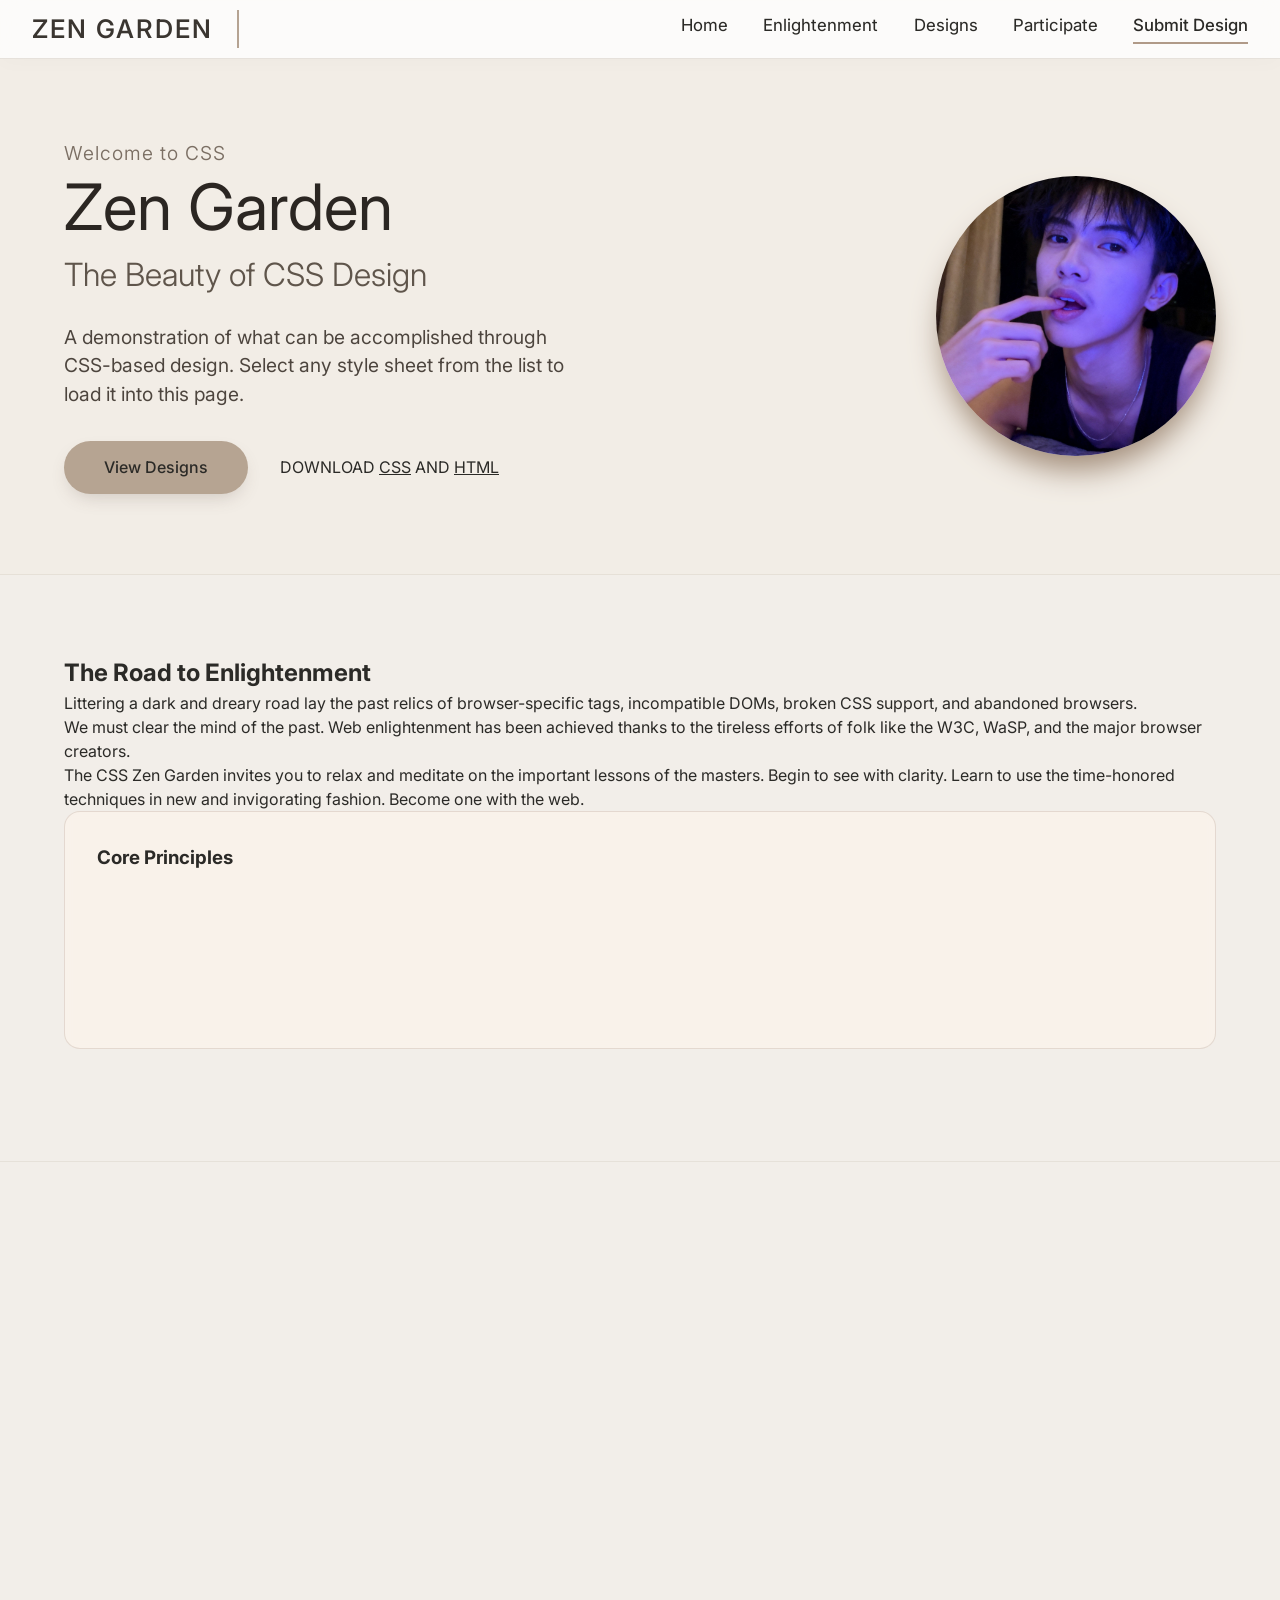
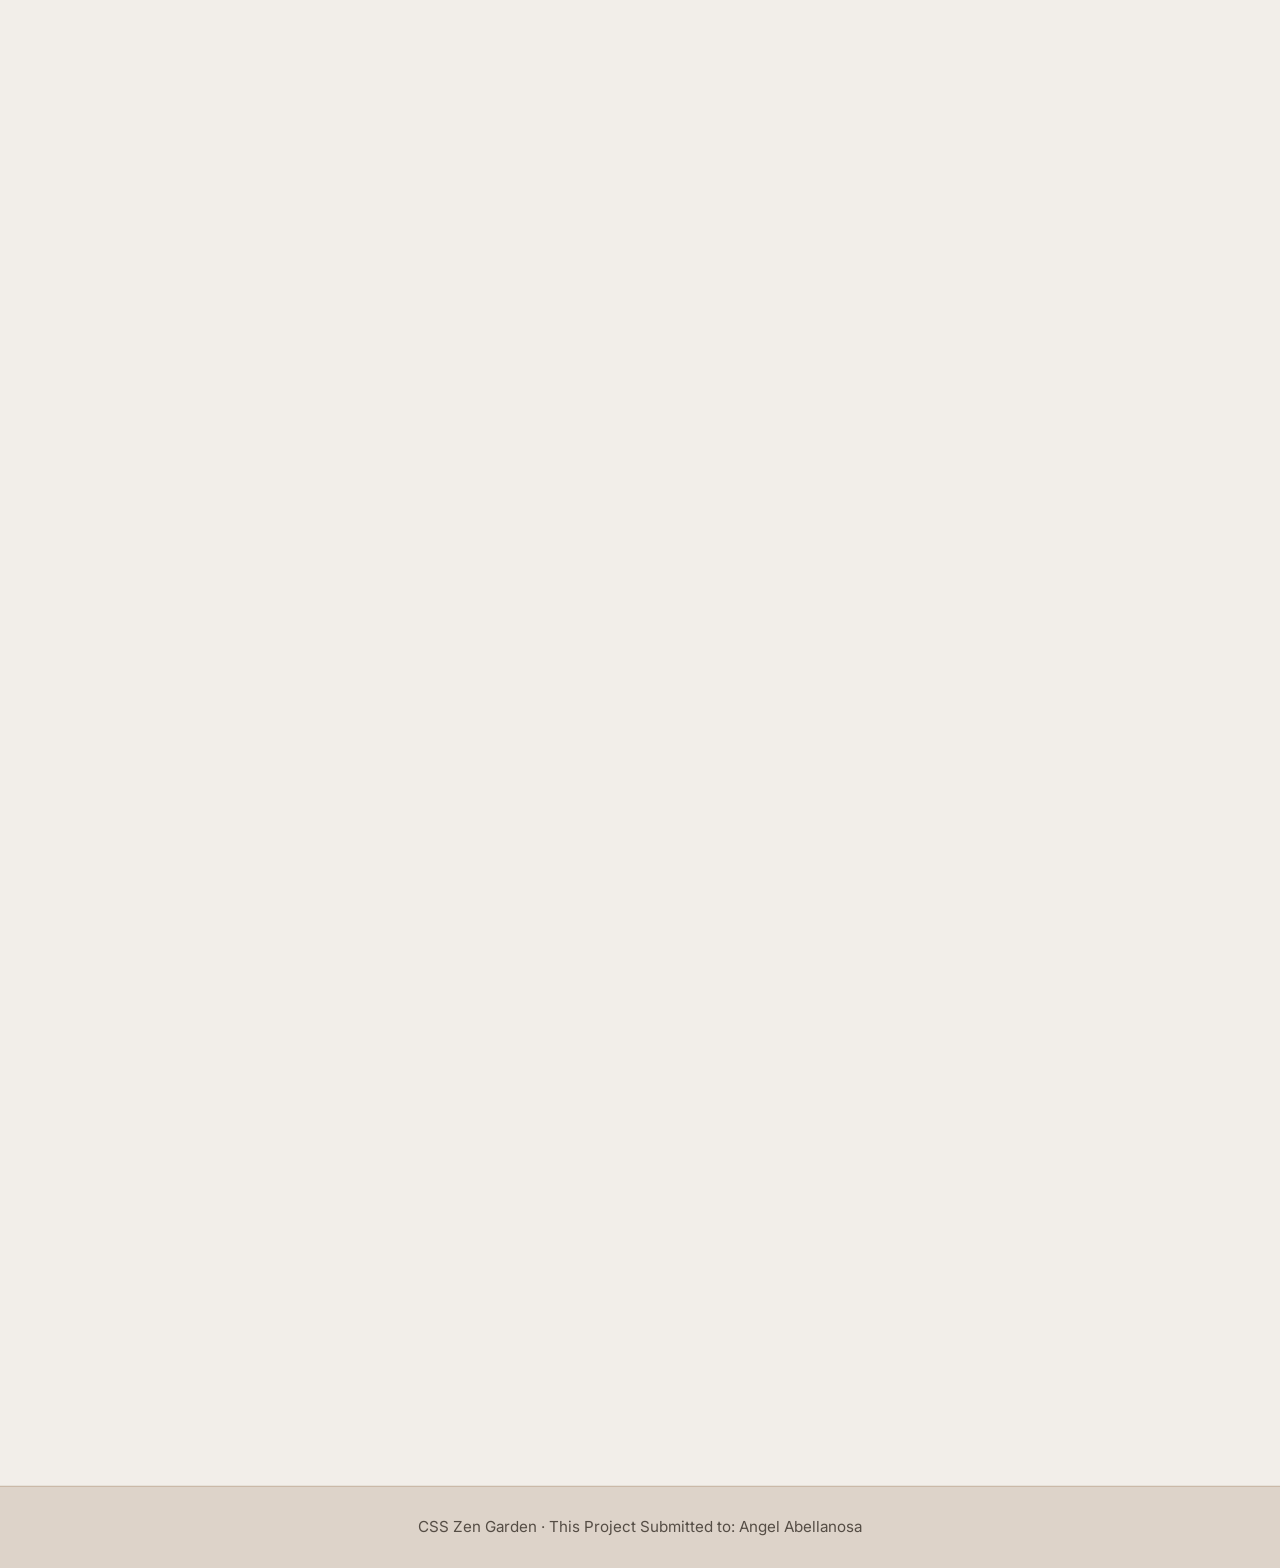
<file: index.html>
<!DOCTYPE html>
<html lang="en">
<head>
  <meta charset="UTF-8">
  <meta name="viewport" content="width=device-width, initial-scale=1.0">
  <meta name="description" content="WEB PROJECT - CSS Zen Garden reimagined interface based on screenshots.">
  <meta name="Author" content="BONGHANOY,KEVIN D.">
  <title>Zen Garden · BONGHANOY,KEVIN</title>
  <link href="https://unpkg.com/aos@2.3.1/dist/aos.css" rel="stylesheet">
  
  <!-- Preload Google Fonts -->
  <link rel="preload" href="https://fonts.googleapis.com/css2?family=Inter:wght@300;400;600&display=swap" as="font" type="font/woff2" crossorigin="anonymous">

  <!-- Google Fonts -->
  <link href="https://fonts.googleapis.com/css2?family=Inter:wght@300;400;600&display=swap" rel="stylesheet">
  
  <!-- External CSS -->
  <link rel="stylesheet" href="216.css">
  
  <!-- Preload Image for performance -->
  <link rel="preload" href="keben.png" as="image">
  
  <!-- Ensuring smooth font rendering -->
  <style>
    body {
      font-family: "Inter", system-ui, -apple-system, sans-serif;

    }
  </style>
</head>
<body>
  <!-- Fixed Navigation -->
  <nav class="navbar">
    <div class="nav-container">
      <div data-aos="fade-up" class="nav-brand">ZEN GARDEN</div>
      <div class="nav-links">
        <a data-aos="fade-up" href="#home">Home</a>
        <a data-aos="fade-up" href="#enlightenment">Enlightenment</a>
        <a data-aos="fade-up" href="#designs">Designs</a>
        <a data-aos="fade-up" href="#participate">Participate</a>
        <a data-aos="fade-up" href="#submit" class="active">Submit Design</a>
      </div>
    </div>
  </nav>

  <main id="home" class="main-content">
    <!-- WELCOME Section -->
    <section class="section welcome-section">
      <div class="container">
        <div class="welcome-grid">
          <div class="welcome-text">
            <p class="pre-title">Welcome to CSS</p>
            <h1 data-aos="fade-up">Zen Garden</h1>
            <h2 data-aos="fade-up">The Beauty of CSS Design</h2>
            <p class="description" data-aos="fade-up">A demonstration of what can be accomplished through CSS-based design. Select any style sheet from the list to load it into this page.</p>
            <div class="action-row">
              <a data-aos="fade-right" href="#designs" class="btn primary">View Designs</a>
              <span data-aos="fade-right" class="built-with">DOWNLOAD <a href="https://csszengarden.com/examples/style.css" title="This page&#39;s sample CSS, the file you may modify."><u>CSS</u></a> AND <a href="https://csszengarden.com/examples/index" title="This page&#39;s source HTML code, not to be modified."><u>HTML</u></a></span>
            </div>
          </div>
          <div class="welcome-abstract">
            <div data-aos="fade-left" class="orb-visual"></div>
          </div>
        </div>
      </div>
    </section>

    <!-- ENLIGHTENMENT Section -->
    <section id="enlightenment" class="section enlightenment-section">
      <div class="container">
        <div class="enlight-header">
          <h2 data-aos="flip-left">The Road to Enlightenment</h2>
        </div>
        <div class="enlight-grid">
          <div class="enlight-text">
            <p data-aos="flip-left">Littering a dark and dreary road lay the past relics of browser-specific tags, incompatible DOMs, broken CSS support, and abandoned browsers.</p>
            <p data-aos="flip-left">We must clear the mind of the past. Web enlightenment has been achieved thanks to the tireless efforts of folk like the W3C, WaSP, and the major browser creators.</p>
            <p data-aos="flip-left">The CSS Zen Garden invites you to relax and meditate on the important lessons of the masters. Begin to see with clarity. Learn to use the time-honored techniques in new and invigorating fashion. Become one with the web.</p>
          </div>
          <div class="enlight-principles">
            <h3>Core Principles</h3>
            <ul data-aos="zoom-in" class="principles-list">
              <li><a href="http://validator.w3.org/check/referer" title="Check the validity of this site’s HTML" class="zen-validate-html">HTML</a></li>
              <li><a href="http://jigsaw.w3.org/css-validator/check/referer" title="Check the validity of this site’s CSS" class="zen-validate-css">CSS</a></li>
              <li><a href="http://creativecommons.org/licenses/by-nc-sa/3.0/" title="View the Creative Commons license of this site: Attribution-NonCommercial-ShareAlike." class="zen-license">CC</a></li>
              <li><a href="http://mezzoblue.com/zengarden/faq/#aaa" title="Read about the accessibility of this site" class="zen-accessibility">A11y</a></li>
              <li><a href="https://github.com/mezzoblue/csszengarden.com" title="Fork this site on Github" class="zen-github">GH</a></li>
              <li data-aos="zoom-in">SUMBMIT DESIGN</li>
            </ul>
          </div>
        </div>
      </div>
    </section>

    <!-- DESIGNS Showcase Section -->
    <section data-aos="zoom-in-up" id="designs" class="section designs-showcase">
      <div class="container">
        <div class="cards-row">
          <div data-aos="zoom-in-down" class="design-card">
            <div class="card-header">
              <span class="author">BONGHANOY, KEVIN D.</span>
              <span class="role">WEB DEVELOPER</span>
            </div>
            <h3>Create a Portfolio</h3>
            <div class="card-detail">
              <strong>Steel</strong>
              <p>Inspired design by Dan Mall with telling.</p>
              <div class="tags">
                <span class="tag">CSS3</span>
                <span class="tag">Color</span>
              </div>
            </div>
          </div>
          <div data-aos="zoom-in-down" class="design-card">
            <div class="card-header">
              <span class="author">BONGHANOY, KEVIN D.</span>
              <span class="role">WEB DEVELOPER</span>
            </div>
            <h3>Apothecary</h3>
            <div class="card-detail">
              <p>A bold industrial design by Steffen Knoeller with metallic textures and strong grid.</p>
              <div class="tags">
                <span class="tag">CSS3</span>
                <span class="tag">Texture</span>
                <span class="tag">Grid</span>
              </div>
            </div>
          </div>
        </div>

        <div class="cards-row">
          <div data-aos="zoom-in-down" class="design-card">
            <div class="card-header">
              <span class="author">BONGHANOY, KEVIN D.</span>
              <span class="role">Animation Tool</span>
            </div>
            <h3>Learn by Doing</h3>
            <div class="card-detail">
              <strong>Build Fast Reliable Results</strong>
              <p>Full-screen immersive design by Elliot Jay Stocks pushing layout boundaries.</p>
              <div class="tags">
                <span class="tag">CSS3</span>
                <span class="tag">Vintage</span>
                <span class="tag">Detail</span>
              </div>
            </div>
          </div>
          <div data-aos="zoom-in-down" class="design-card">
            <div class="card-header">
              <span class="author">BONGHANOY, KEVIN D.</span>
              <span class="role">Portfolio</span>
            </div>
            <h3>Step by Step Tutorial</h3>
            <div class="card-detail">
              <span class="sub-author">BONGHANOY, KEVIN D.</span>
              <p>A romantic, flowing design by Jeremy Carlson with graceful curves and gradients.</p>
              <div class="tags">
                <span class="tag">CSS3</span>
                <span class="tag">Gradients</span>
                <span class="tag">Flow</span>
              </div>
            </div>
          </div>
        </div>
      </div>
    </section>

    <!-- PARTICIPATE Section -->
    <section id="participate" class="section participate-section">
      <div class="container">
        <div class="participate-grid">
          <div class="participate-info">
            <h2 data-aos="zoom-in-up">Participate</h2>
            <p data-aos="zoom-in-up">Strong visual design has always been our focus. You are modifying this page, so strong CSS skills are necessary too, but the example files are commented well enough that even CSS novices can use them as starting points.</p>
            <p data-aos="zoom-in-up">Download the sample HTML and CSS to work on a copy locally. Once you have completed your masterpiece, send us a link to your CSS file and all associated assets.</p>
          </div>
          <div data-aos="zoom-in-up" class="participate-form">
            <form>
              <div id="submit" class="form-group">
                <label for="name">Your Name</label>
                <input type="text" id="name" name="name" placeholder="e.g. Kevin Bonghanoy">
              </div>
              <div class="form-group">
                <label for="email">Your Email</label>
                <input type="email" id="email" name="email" placeholder="kevindiola@zen.dev">
              </div>
              <div class="form-group">
                <label for="message">Your Message</label>
                <textarea id="message" name="message" rows="4" placeholder="Tell us about your design..."></textarea>
              </div>
              <button type="submit" class="btn submit-btn">Submit Design</button>
            </form>
            <div class="edit-credit">Edit with <span class="lovable">Lovable</span></div>
          </div>
        </div>
      </div>
    </section>
  </main>

  <footer class="site-footer">
    <div class="container">
      <p>CSS Zen Garden · This Project Submitted to: Angel Abellanosa</p>
    </div>
  </footer>

    <script src="https://unpkg.com/aos@next/dist/aos.js"></script>
  <script>
    AOS.init();
  </script>
</body>
</html>
</file>
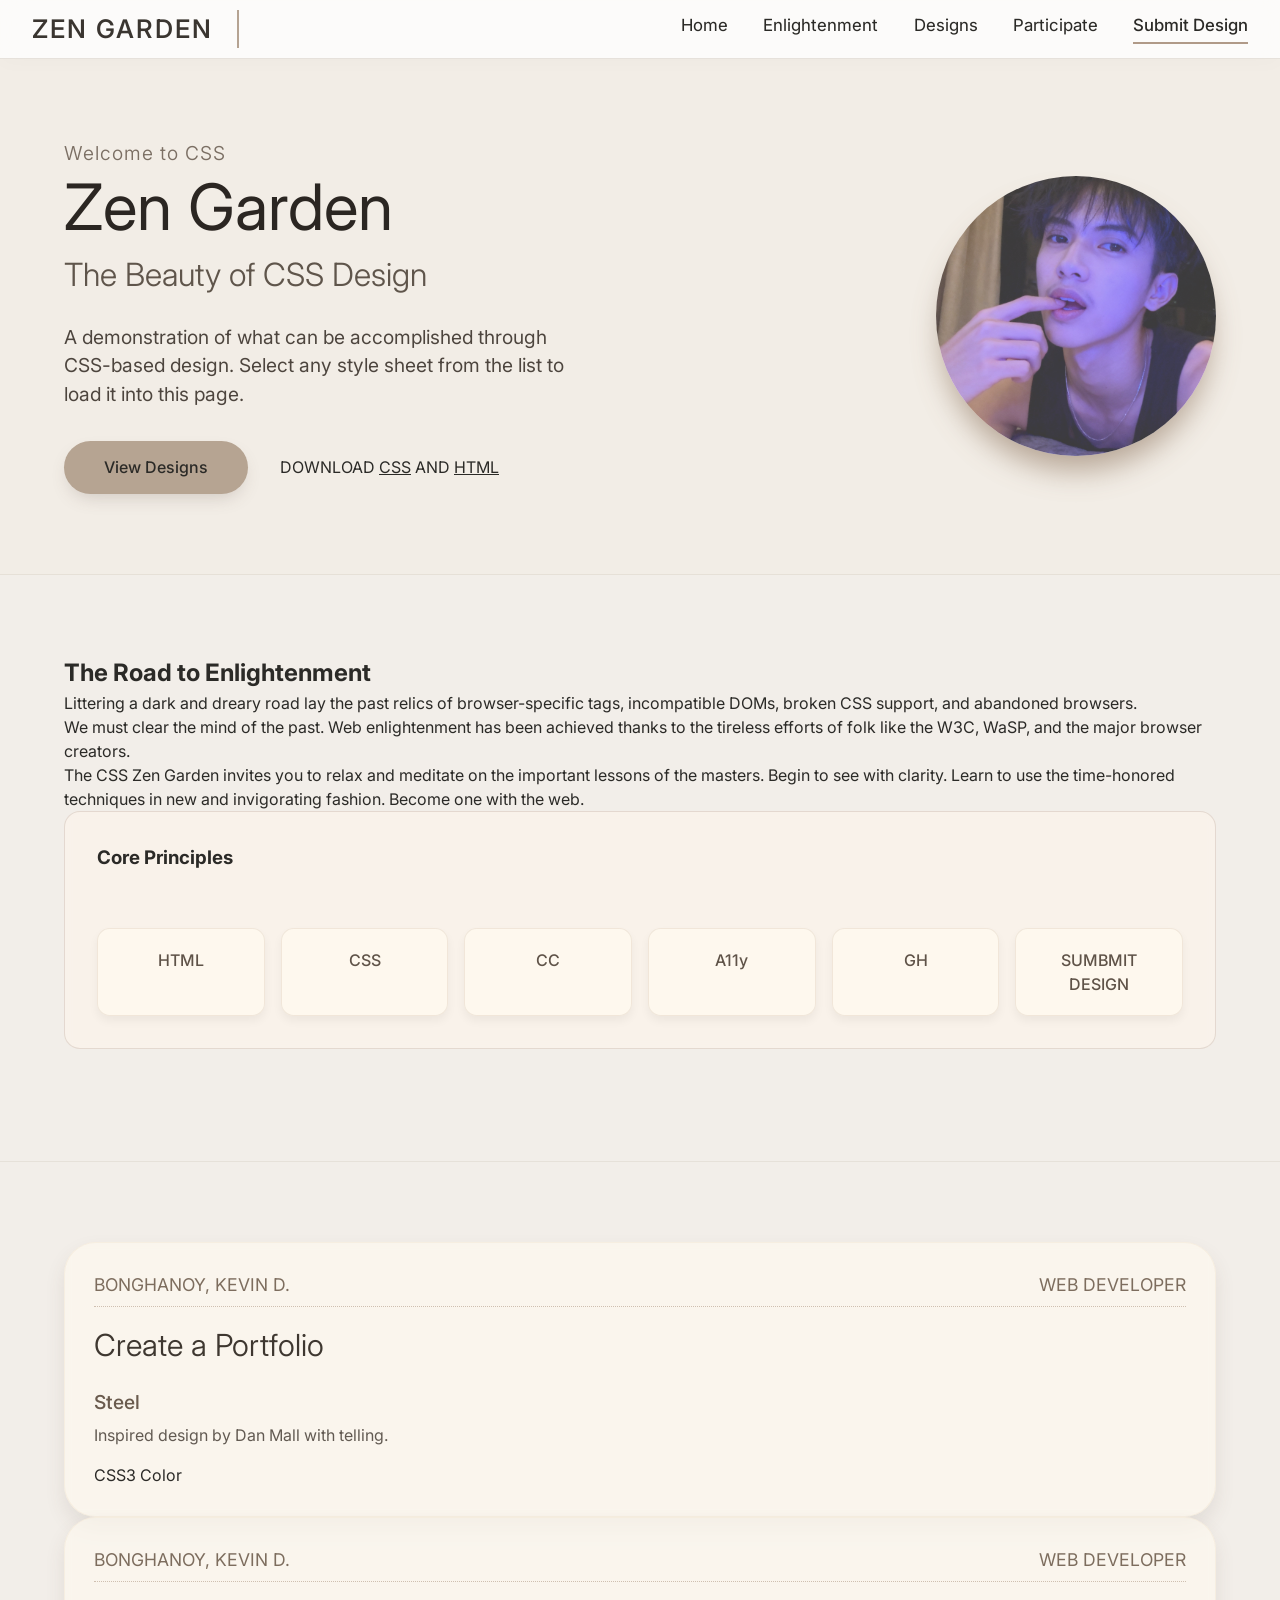
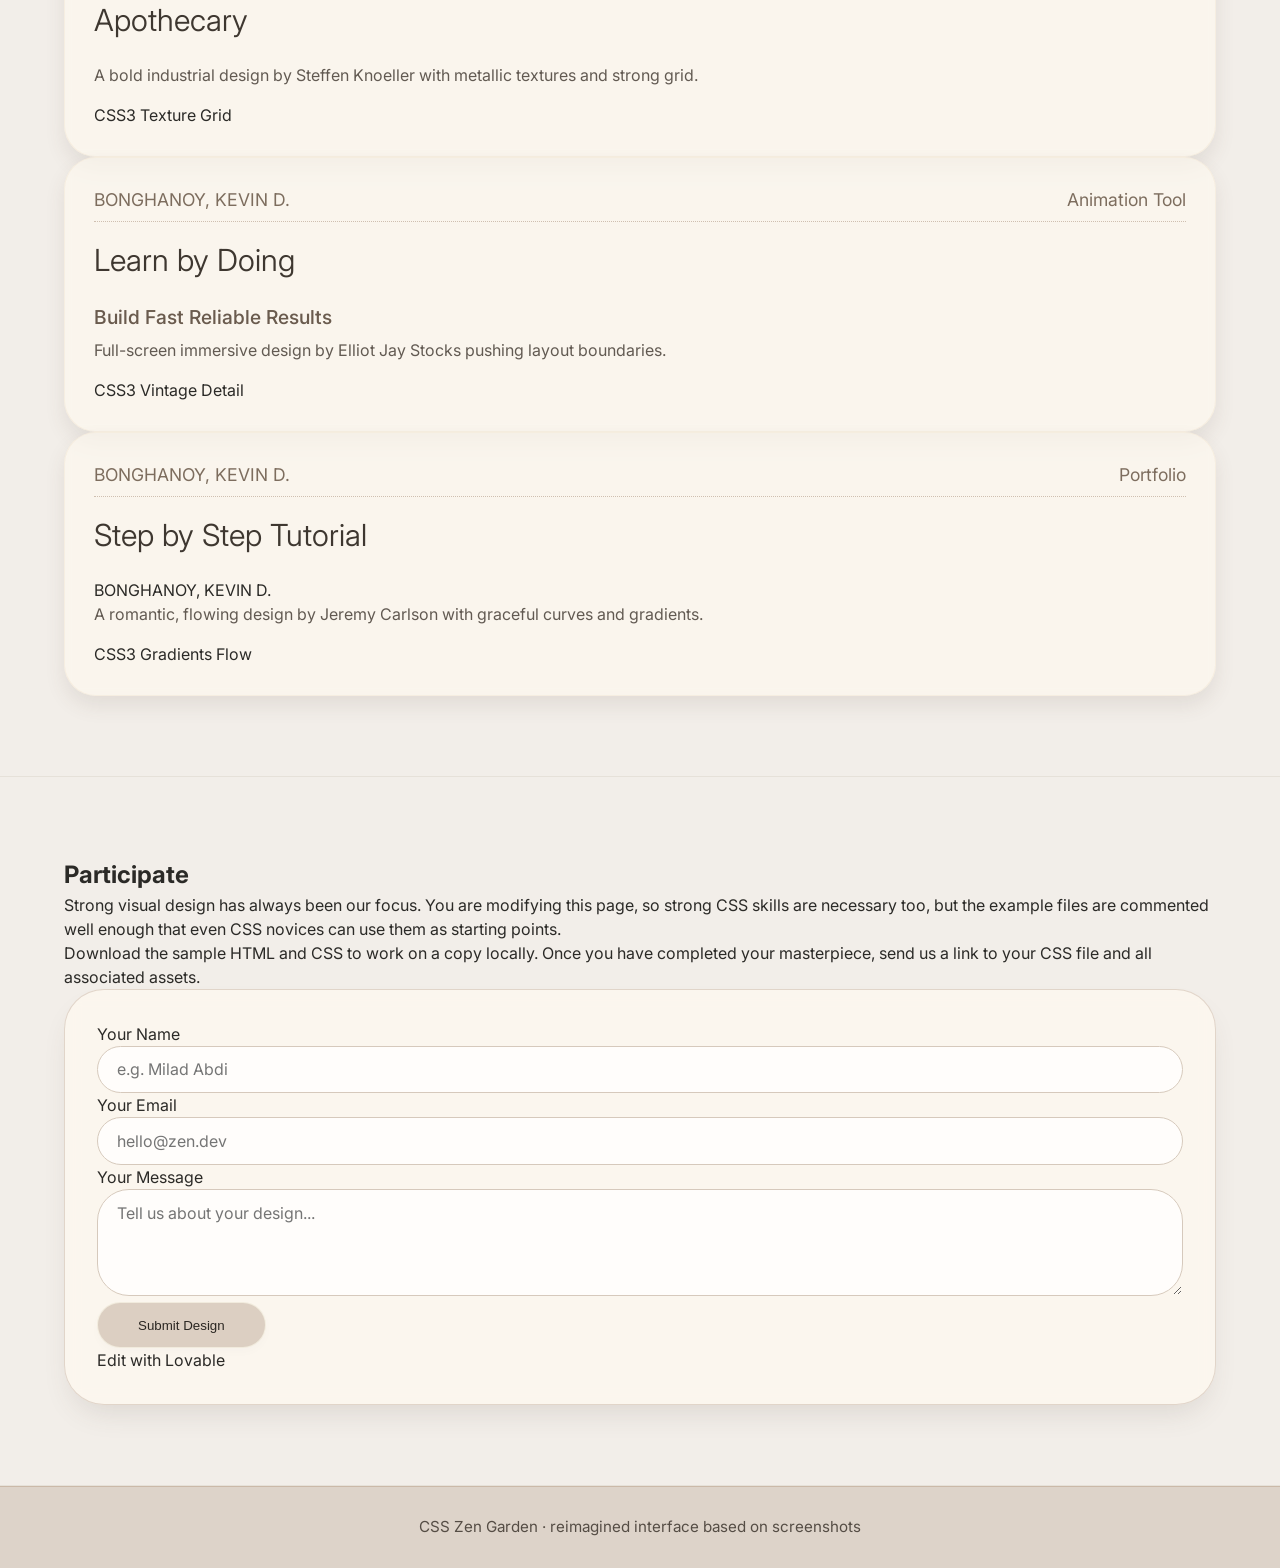
<file: hh.html>
<!DOCTYPE html>
<html lang="en">
<head>
  <meta charset="UTF-8">
  <meta name="viewport" content="width=device-width, initial-scale=1.0">
  <meta name="description" content="WEB PROJECT - CSS Zen Garden reimagined interface based on screenshots.">
  <meta name="Author" content="BONGHANOY,KEVIN D.">
  <title>Zen Garden · BONGHANOY,KEVIN</title>
  
  <!-- Preload Google Fonts -->
  <link rel="preload" href="https://fonts.googleapis.com/css2?family=Inter:wght@300;400;600&display=swap" as="font" type="font/woff2" crossorigin="anonymous">

  <!-- Google Fonts -->
  <link href="https://fonts.googleapis.com/css2?family=Inter:wght@300;400;600&display=swap" rel="stylesheet">
  
  <!-- External CSS -->
  <link rel="stylesheet" href="cc.css">
  
  <!-- Preload Image for performance -->
  <link rel="preload" href="keben.png" as="image">
  
  <!-- Ensuring smooth font rendering -->
  <style>
    body {
      font-family: "Inter", system-ui, -apple-system, sans-serif;
      font-display: swap; /* Ensures text is visible while fonts are loading */
    }
  </style>
</head>
<body>
  <!-- Fixed Navigation -->
  <nav class="navbar">
    <div class="nav-container">
      <div class="nav-brand">ZEN GARDEN</div>
      <div class="nav-links">
        <a href="#home">Home</a>
        <a href="#enlightenment">Enlightenment</a>
        <a href="#designs">Designs</a>
        <a href="#participate">Participate</a>
        <a href="#submit" class="active">Submit Design</a>
      </div>
    </div>
  </nav>

  <main id="home" class="main-content">
    <!-- WELCOME Section -->
    <section class="section welcome-section">
      <div class="container">
        <div class="welcome-grid">
          <div class="welcome-text">
            <p class="pre-title">Welcome to CSS</p>
            <h1>Zen Garden</h1>
            <h2>The Beauty of CSS Design</h2>
            <p class="description">A demonstration of what can be accomplished through CSS-based design. Select any style sheet from the list to load it into this page.</p>
            <div class="action-row">
              <a href="#designs" class="btn primary">View Designs</a>
              <span class="built-with">DOWNLOAD <a href="https://csszengarden.com/examples/style.css" title="This page&#39;s sample CSS, the file you may modify."><u>CSS</u></a> AND <a href="https://csszengarden.com/examples/index" title="This page&#39;s source HTML code, not to be modified."><u>HTML</u></a></span>
            </div>
          </div>
          <div class="welcome-abstract">
            <div class="orb-visual"></div>
          </div>
        </div>
      </div>
    </section>

    <!-- ENLIGHTENMENT Section -->
    <section id="enlightenment" class="section enlightenment-section">
      <div class="container">
        <div class="enlight-header">
          <h2>The Road to Enlightenment</h2>
        </div>
        <div class="enlight-grid">
          <div class="enlight-text">
            <p>Littering a dark and dreary road lay the past relics of browser-specific tags, incompatible DOMs, broken CSS support, and abandoned browsers.</p>
            <p>We must clear the mind of the past. Web enlightenment has been achieved thanks to the tireless efforts of folk like the W3C, WaSP, and the major browser creators.</p>
            <p>The CSS Zen Garden invites you to relax and meditate on the important lessons of the masters. Begin to see with clarity. Learn to use the time-honored techniques in new and invigorating fashion. Become one with the web.</p>
          </div>
          <div class="enlight-principles">
            <h3>Core Principles</h3>
            <ul class="principles-list">
              <li><a href="http://validator.w3.org/check/referer" title="Check the validity of this site’s HTML" class="zen-validate-html">HTML</a></li>
              <li><a href="http://jigsaw.w3.org/css-validator/check/referer" title="Check the validity of this site’s CSS" class="zen-validate-css">CSS</a></li>
              <li><a href="http://creativecommons.org/licenses/by-nc-sa/3.0/" title="View the Creative Commons license of this site: Attribution-NonCommercial-ShareAlike." class="zen-license">CC</a></li>
              <li><a href="http://mezzoblue.com/zengarden/faq/#aaa" title="Read about the accessibility of this site" class="zen-accessibility">A11y</a></li>
              <li><a href="https://github.com/mezzoblue/csszengarden.com" title="Fork this site on Github" class="zen-github">GH</a></li>
              <li>SUMBMIT DESIGN</li>
            </ul>
          </div>
        </div>
      </div>
    </section>

    <!-- DESIGNS Showcase Section -->
    <section id="designs" class="section designs-showcase">
      <div class="container">
        <div class="cards-row">
          <div class="design-card">
            <div class="card-header">
              <span class="author">BONGHANOY, KEVIN D.</span>
              <span class="role">WEB DEVELOPER</span>
            </div>
            <h3>Create a Portfolio</h3>
            <div class="card-detail">
              <strong>Steel</strong>
              <p>Inspired design by Dan Mall with telling.</p>
              <div class="tags">
                <span class="tag">CSS3</span>
                <span class="tag">Color</span>
              </div>
            </div>
          </div>
          <div class="design-card">
            <div class="card-header">
              <span class="author">BONGHANOY, KEVIN D.</span>
              <span class="role">WEB DEVELOPER</span>
            </div>
            <h3>Apothecary</h3>
            <div class="card-detail">
              <p>A bold industrial design by Steffen Knoeller with metallic textures and strong grid.</p>
              <div class="tags">
                <span class="tag">CSS3</span>
                <span class="tag">Texture</span>
                <span class="tag">Grid</span>
              </div>
            </div>
          </div>
        </div>

        <div class="cards-row">
          <div class="design-card">
            <div class="card-header">
              <span class="author">BONGHANOY, KEVIN D.</span>
              <span class="role">Animation Tool</span>
            </div>
            <h3>Learn by Doing</h3>
            <div class="card-detail">
              <strong>Build Fast Reliable Results</strong>
              <p>Full-screen immersive design by Elliot Jay Stocks pushing layout boundaries.</p>
              <div class="tags">
                <span class="tag">CSS3</span>
                <span class="tag">Vintage</span>
                <span class="tag">Detail</span>
              </div>
            </div>
          </div>
          <div class="design-card">
            <div class="card-header">
              <span class="author">BONGHANOY, KEVIN D.</span>
              <span class="role">Portfolio</span>
            </div>
            <h3>Step by Step Tutorial</h3>
            <div class="card-detail">
              <span class="sub-author">BONGHANOY, KEVIN D.</span>
              <p>A romantic, flowing design by Jeremy Carlson with graceful curves and gradients.</p>
              <div class="tags">
                <span class="tag">CSS3</span>
                <span class="tag">Gradients</span>
                <span class="tag">Flow</span>
              </div>
            </div>
          </div>
        </div>
      </div>
    </section>

    <!-- PARTICIPATE Section -->
    <section id="participate" class="section participate-section">
      <div class="container">
        <div class="participate-grid">
          <div class="participate-info">
            <h2>Participate</h2>
            <p>Strong visual design has always been our focus. You are modifying this page, so strong CSS skills are necessary too, but the example files are commented well enough that even CSS novices can use them as starting points.</p>
            <p>Download the sample HTML and CSS to work on a copy locally. Once you have completed your masterpiece, send us a link to your CSS file and all associated assets.</p>
          </div>
          <div class="participate-form">
            <form>
              <div id="submit" class="form-group">
                <label for="name">Your Name</label>
                <input type="text" id="name" name="name" placeholder="e.g. Milad Abdi">
              </div>
              <div class="form-group">
                <label for="email">Your Email</label>
                <input type="email" id="email" name="email" placeholder="hello@zen.dev">
              </div>
              <div class="form-group">
                <label for="message">Your Message</label>
                <textarea id="message" name="message" rows="4" placeholder="Tell us about your design..."></textarea>
              </div>
              <button type="submit" class="btn submit-btn">Submit Design</button>
            </form>
            <div class="edit-credit">Edit with <span class="lovable">Lovable</span></div>
          </div>
        </div>
      </div>
    </section>
  </main>

  <footer class="site-footer">
    <div class="container">
      <p>CSS Zen Garden · reimagined interface based on screenshots</p>
    </div>
  </footer>
</body>
</html>
</file>
<file: 216.css>
/* General Resets */
* {
  margin: 0;
  padding: 0;
  box-sizing: border-box;
}

body {
  font-family: "Inter", system-ui, -apple-system, sans-serif;
  background: #f2eee9;
  color: #2b2a27;
  line-height: 1.5;
  scroll-behavior: smooth;
  animation: fadeIn 1.5s ease-out;
  font-display: swap; /* Ensures text is visible while fonts load */
}

@keyframes fadeIn {
  0% {
    opacity: 0;
  }
  100% {
    opacity: 1;
  }
}

/* Container */
.container {
  max-width: 1200px;
  margin: 0 auto;
  padding: 0 1.5rem;
}

/* NAVBAR */
.navbar {
  background: rgba(255, 255, 255, 0.75);
  backdrop-filter: blur(12px);
  -webkit-backdrop-filter: blur(12px);
  border-bottom: 1px solid rgba(180, 165, 150, 0.3);
  padding: 0.6rem 0;
  position: sticky;
  top: 0;
  z-index: 100;
  box-shadow: 0 4px 20px rgba(0, 0, 0, 0.02);
  transition: box-shadow 0.2s ease;
}

.navbar:hover {
  box-shadow: 0 6px 22px rgba(100, 80, 60, 0.06);
}

.nav-container {
  max-width: 1300px;
  margin: 0 auto;
  padding: 0 2rem;
  display: flex;
  align-items: center;
  justify-content: space-between;
  flex-wrap: wrap;
}

.nav-brand {
  font-weight: 550;
  font-size: 1.6rem;
  letter-spacing: 2px;
  color: #3a3530;
  border-right: 2px solid #b5a392;
  padding-right: 1.5rem;
  transition: color 0.2s;
}

.nav-brand:hover {
  color: #6b5b4e;
}

.nav-links {
  text-decoration: none;
  display: flex;
  gap: 2.2rem;
  font-weight: 430;
}

a {
  text-decoration: none !important;
  color: inherit !important;
}

.nav-links a {
  text-decoration: none !important; /* Ensure the underline is removed */
  color: inherit; /* Keeps the color from the parent */
  font-size: 1.05rem;
  padding-bottom: 4px;
  border-bottom: 2px solid transparent;
  transition: border-color 0.2s ease, color 0.2s ease, transform 0.2s ease;
}

.nav-links a:hover {
  text-decoration: none !important; /* Ensures no underline on hover */
  color: #2e2a26;  /* Set hover color */
  border-bottom-color: #b09a88; /* Customize border bottom color on hover */
  text-decoration: none !important; /* Remove underline on hover */
  transform: scale(1.05); /* Subtle scaling effect on hover */
}

.nav-links a.active {
  border-bottom-color: #b09a88;
  color: #2e2a26;
  font-weight: 500;
}

/* SECTIONS */
.section {
  padding: 5rem 0;
  border-bottom: 1px solid rgba(160, 145, 130, 0.15);
  transition: background-color 0.3s ease;
}

/* WELCOME SECTION */
.welcome-section {
  background: rgba(240, 235, 225, 0.4);
}

.welcome-grid {
  display: grid;
  grid-template-columns: 1fr 1fr;
  gap: 3rem;
  align-items: center;
}

.welcome-text .pre-title {
  font-size: 1.2rem;
  font-weight: 350;
  color: #7b6f64;
  letter-spacing: 1px;
  margin-bottom: 0.3rem;
}

.welcome-text h1 {
  font-size: 4rem;
  font-weight: 400;
  color: #2b2622;
  line-height: 1.1;
  margin-bottom: 0.5rem;
}

.welcome-text h2 {
  font-size: 2rem;
  font-weight: 330;
  color: #5f554b;
  margin-bottom: 1.5rem;
}

.description {
  font-size: 1.2rem;
  color: #4d453e;
  max-width: 500px;
  margin-bottom: 2rem;
}

.action-row {
  display: flex;
  align-items: center;
  gap: 2rem;
  flex-wrap: wrap;
}

/* BUTTONS */
.btn {
  display: inline-block;
  background: #dccfc2;
  color: #2b2722;
  padding: 0.9rem 2.5rem;
  border-radius: 40px;
  text-decoration: none;
  font-weight: 500;
  border: 1px solid rgba(255, 255, 240, 0.6);
  box-shadow: 0 4px 10px rgba(0, 0, 0, 0.02);
  transition: background 0.25s ease, transform 0.2s ease, box-shadow 0.3s ease, border-color 0.2s;
  cursor: pointer;
}

.btn:hover {
  background: #cdbead;
  transform: scale(1.03) translateY(-2px);
  box-shadow: 0 12px 20px -10px rgba(90, 75, 60, 0.3);
  border-color: rgba(220, 200, 180, 0.8);
}

.btn:active {
  transform: scale(0.98) translateY(0);
  box-shadow: 0 5px 12px -6px rgba(60, 50, 40, 0.3);
  transition: 0.05s;
}

.btn.primary {
  background: #b6a492;
  color: #fbf6f0;
  border: none;
  box-shadow: 0 8px 18px -6px rgba(100, 80, 70, 0.25);
}

.btn.primary:hover {
  background: #a28d7a;
  box-shadow: 0 14px 24px -8px #7f6b5b;
}

/* ORB VISUAL */
.orb-visual {
  width: 280px;
  height: 280px;
  background: url("keben.png") center/cover no-repeat; /* Set the image as background */
  border-radius: 50%; /* Keeps it circular */
  opacity: 0.75;
  box-shadow: 0 20px 30px -6px #a28d7a;
  margin-left: auto;
  transition: opacity 0.3s, box-shadow 0.3s;
}

.orb-visual:hover {
  opacity: 0.9;
  box-shadow: 0 25px 40px -4px #9a8473;
}

/* DESIGN CARDS */
.design-card {
  background: rgba(255, 250, 240, 0.6);
  backdrop-filter: blur(4px);
  border-radius: 2rem;
  padding: 1.8rem;
  box-shadow: 0 10px 20px rgba(90, 70, 60, 0.1);
  border: 1px solid rgba(245, 235, 220, 0.8);
  transition: transform 0.3s ease, box-shadow 0.3s ease, background 0.2s ease;
}

.design-card:hover {
  transform: translateY(-12px) scale(1.05);
  box-shadow: 0 24px 32px rgba(100, 80, 60, 0.3);
  background: rgba(255, 250, 240, 0.85);
}

.card-header {
  display: flex;
  justify-content: space-between;
  font-size: 1.1rem;
  color: #7d6d5e;
  margin-bottom: 1rem;
  border-bottom: 1px dotted #cfbfb0;
  padding-bottom: 0.5rem;
}

.design-card h3 {
  font-size: 1.9rem;
  font-weight: 350;
  color: #3e3730;
  margin-bottom: 1.2rem;
}

.card-detail strong {
  display: block;
  font-size: 1.2rem;
  font-weight: 530;
  color: #6a5b4e;
  margin-bottom: 0.4rem;
}

.card-detail p {
  color: #625a52;
  margin-bottom: 1rem;
}

/* PARTICIPATE FORM */
.participate-form {
  background: rgba(255, 250, 240, 0.7);
  backdrop-filter: blur(8px);
  border-radius: 2.5rem;
  padding: 2rem;
  box-shadow: 0 15px 30px -10px rgba(80, 70, 60, 0.15);
  border: 1px solid rgba(200, 180, 165, 0.5);
  transition: box-shadow 0.3s, background 0.2s;
}

.participate-form:hover {
  box-shadow: 0 22px 36px -14px #9b897b;
  background: rgba(255, 250, 240, 0.82);
}

/* FORM ELEMENTS */
input, textarea {
  width: 100%;
  padding: 0.8rem 1.2rem;
  background: rgba(255, 255, 255, 0.8);
  border: 1px solid #d6c9bc;
  border-radius: 2rem;
  font-family: inherit;
  font-size: 1rem;
  transition: border-color 0.2s ease, box-shadow 0.2s ease, background 0.2s ease;
}

input:focus, textarea:focus {
  outline: none;
  border-color: #b7a392;
  background: #ffffff;
  box-shadow: 0 0 0 4px rgba(170, 145, 125, 0.2);
}

/* FOOTER */
.site-footer {
  background: #ddd3c9;
  padding: 1.8rem 0;
  text-align: center;
  color: #554d45;
  font-size: 0.95rem;
  border-top: 1px solid #cbb9a8;
  transition: background 0.2s;
}

.site-footer:hover {
  background: #d4c9be;
}

/* RESPONSIVE DESIGN */
@media (max-width: 800px) {
  .welcome-grid, 
  .enlight-grid, 
  .participate-grid, 
  .cards-row {
    grid-template-columns: 1fr;
    gap: 2rem;
  }

  .nav-container {
    flex-direction: column;
    gap: 0.8rem;
  }

  .nav-brand {
    border-right: none;
    padding-right: 0;
  }

  .welcome-text h1 {
    font-size: 3rem;
  }

  .orb-visual {
    width: 200px;
    height: 200px;
    margin: 0 auto;
  }
}
/* Core Principles Box (Horizontal Layout) */
.enlight-principles {
  text-decoration: none;
  background: rgba(255, 245, 235, 0.5);
  padding: 2rem;
  border-radius: 1rem;
  border: 1px solid rgba(180, 160, 145, 0.3);
  backdrop-filter: blur(5px);
  transition: background 0.3s ease, box-shadow 0.3s ease;
  display: flex;
  justify-content: space-between; /* Ensure items are spaced evenly */
  flex-wrap: wrap; /* Allow wrapping if there's not enough space */
  gap: 1.5rem; /* Space between items */
  margin-bottom: 2rem; /* Ensure the section has some spacing */
}

/* Core Principles List Items */
.principles-list {
  display: flex;
  flex-wrap: wrap;
  gap: 1rem; /* Add gap between the boxes */
  list-style: none;
  padding: 0;
  margin-top: 2rem;
  width: 100%;
}

.principles-list li {
  background: rgba(255, 250, 240, 0.8);
  padding: 1.2rem;
  text-align: center;
  font-weight: 500;
  color: #5f5348;
  border-radius: 0.8rem;
  border: 1px solid rgba(210, 190, 170, 0.3);
  box-shadow: 0 5px 10px rgba(0, 0, 0, 0.05);
  transition: background 0.3s, transform 0.3s, box-shadow 0.3s ease;
  flex: 1 1 150px; /* Flex property to ensure the boxes are responsive */
}

/* Hover Effect for Core Principles Items */
.principles-list li:hover {
  background: rgba(255, 250, 240, 1);
  transform: translateY(-5px);
  box-shadow: 0 10px 20px rgba(90, 75, 60, 0.15);
}

/* Mobile View (Responsive) */
@media (max-width: 800px) {
  .enlight-principles {
    flex-direction: column;
    align-items: center;
  }

  .principles-list {
    justify-content: center;
  }

  .principles-list li {
    flex: 1 1 100%; /* Stack items vertically on small screens */
    margin-bottom: 1rem; /* Add margin for better spacing */
  }
}
</file>
<file: cc.css>
/* General Resets */
* {
  margin: 0;
  padding: 0;
  box-sizing: border-box;
}

body {
  font-family: "Inter", system-ui, -apple-system, sans-serif;
  background: #f2eee9;
  color: #2b2a27;
  line-height: 1.5;
  scroll-behavior: smooth;
  animation: fadeIn 1.5s ease-out;
  font-display: swap; /* Ensures text is visible while fonts load */
}

@keyframes fadeIn {
  0% {
    opacity: 0;
  }
  100% {
    opacity: 1;
  }
}

/* Container */
.container {
  max-width: 1200px;
  margin: 0 auto;
  padding: 0 1.5rem;
}

/* NAVBAR */
.navbar {
  background: rgba(255, 255, 255, 0.75);
  backdrop-filter: blur(12px);
  -webkit-backdrop-filter: blur(12px);
  border-bottom: 1px solid rgba(180, 165, 150, 0.3);
  padding: 0.6rem 0;
  position: sticky;
  top: 0;
  z-index: 100;
  box-shadow: 0 4px 20px rgba(0, 0, 0, 0.02);
  transition: box-shadow 0.2s ease;
}

.navbar:hover {
  box-shadow: 0 6px 22px rgba(100, 80, 60, 0.06);
}

.nav-container {
  max-width: 1300px;
  margin: 0 auto;
  padding: 0 2rem;
  display: flex;
  align-items: center;
  justify-content: space-between;
  flex-wrap: wrap;
}

.nav-brand {
  font-weight: 550;
  font-size: 1.6rem;
  letter-spacing: 2px;
  color: #3a3530;
  border-right: 2px solid #b5a392;
  padding-right: 1.5rem;
  transition: color 0.2s;
}

.nav-brand:hover {
  color: #6b5b4e;
}

.nav-links {
  text-decoration: none;
  display: flex;
  gap: 2.2rem;
  font-weight: 430;
}

a {
  text-decoration: none !important;
  color: inherit !important;
}

.nav-links a {
  text-decoration: none !important; /* Ensure the underline is removed */
  color: inherit; /* Keeps the color from the parent */
  font-size: 1.05rem;
  padding-bottom: 4px;
  border-bottom: 2px solid transparent;
  transition: border-color 0.2s ease, color 0.2s ease, transform 0.2s ease;
}

.nav-links a:hover {
  text-decoration: none !important; /* Ensures no underline on hover */
  color: #2e2a26;  /* Set hover color */
  border-bottom-color: #b09a88; /* Customize border bottom color on hover */
  text-decoration: none !important; /* Remove underline on hover */
  transform: scale(1.05); /* Subtle scaling effect on hover */
}

.nav-links a.active {
  border-bottom-color: #b09a88;
  color: #2e2a26;
  font-weight: 500;
}

/* SECTIONS */
.section {
  padding: 5rem 0;
  border-bottom: 1px solid rgba(160, 145, 130, 0.15);
  transition: background-color 0.3s ease;
}

/* WELCOME SECTION */
.welcome-section {
  background: rgba(240, 235, 225, 0.4);
}

.welcome-grid {
  display: grid;
  grid-template-columns: 1fr 1fr;
  gap: 3rem;
  align-items: center;
}

.welcome-text .pre-title {
  font-size: 1.2rem;
  font-weight: 350;
  color: #7b6f64;
  letter-spacing: 1px;
  margin-bottom: 0.3rem;
}

.welcome-text h1 {
  font-size: 4rem;
  font-weight: 400;
  color: #2b2622;
  line-height: 1.1;
  margin-bottom: 0.5rem;
}

.welcome-text h2 {
  font-size: 2rem;
  font-weight: 330;
  color: #5f554b;
  margin-bottom: 1.5rem;
}

.description {
  font-size: 1.2rem;
  color: #4d453e;
  max-width: 500px;
  margin-bottom: 2rem;
}

.action-row {
  display: flex;
  align-items: center;
  gap: 2rem;
  flex-wrap: wrap;
}

/* BUTTONS */
.btn {
  display: inline-block;
  background: #dccfc2;
  color: #2b2722;
  padding: 0.9rem 2.5rem;
  border-radius: 40px;
  text-decoration: none;
  font-weight: 500;
  border: 1px solid rgba(255, 255, 240, 0.6);
  box-shadow: 0 4px 10px rgba(0, 0, 0, 0.02);
  transition: background 0.25s ease, transform 0.2s ease, box-shadow 0.3s ease, border-color 0.2s;
  cursor: pointer;
}

.btn:hover {
  background: #cdbead;
  transform: scale(1.03) translateY(-2px);
  box-shadow: 0 12px 20px -10px rgba(90, 75, 60, 0.3);
  border-color: rgba(220, 200, 180, 0.8);
}

.btn:active {
  transform: scale(0.98) translateY(0);
  box-shadow: 0 5px 12px -6px rgba(60, 50, 40, 0.3);
  transition: 0.05s;
}

.btn.primary {
  background: #b6a492;
  color: #fbf6f0;
  border: none;
  box-shadow: 0 8px 18px -6px rgba(100, 80, 70, 0.25);
}

.btn.primary:hover {
  background: #a28d7a;
  box-shadow: 0 14px 24px -8px #7f6b5b;
}

/* ORB VISUAL */
.orb-visual {
  width: 280px;
  height: 280px;
  background: url("keben.png") center/cover no-repeat; /* Set the image as background */
  border-radius: 50%; /* Keeps it circular */
  opacity: 0.75;
  box-shadow: 0 20px 30px -6px #a28d7a;
  margin-left: auto;
  transition: opacity 0.3s, box-shadow 0.3s;
}

.orb-visual:hover {
  opacity: 0.9;
  box-shadow: 0 25px 40px -4px #9a8473;
}

/* DESIGN CARDS */
.design-card {
  background: rgba(255, 250, 240, 0.6);
  backdrop-filter: blur(4px);
  border-radius: 2rem;
  padding: 1.8rem;
  box-shadow: 0 10px 20px rgba(90, 70, 60, 0.1);
  border: 1px solid rgba(245, 235, 220, 0.8);
  transition: transform 0.3s ease, box-shadow 0.3s ease, background 0.2s ease;
}

.design-card:hover {
  transform: translateY(-12px) scale(1.05);
  box-shadow: 0 24px 32px rgba(100, 80, 60, 0.3);
  background: rgba(255, 250, 240, 0.85);
}

.card-header {
  display: flex;
  justify-content: space-between;
  font-size: 1.1rem;
  color: #7d6d5e;
  margin-bottom: 1rem;
  border-bottom: 1px dotted #cfbfb0;
  padding-bottom: 0.5rem;
}

.design-card h3 {
  font-size: 1.9rem;
  font-weight: 350;
  color: #3e3730;
  margin-bottom: 1.2rem;
}

.card-detail strong {
  display: block;
  font-size: 1.2rem;
  font-weight: 530;
  color: #6a5b4e;
  margin-bottom: 0.4rem;
}

.card-detail p {
  color: #625a52;
  margin-bottom: 1rem;
}

/* PARTICIPATE FORM */
.participate-form {
  background: rgba(255, 250, 240, 0.7);
  backdrop-filter: blur(8px);
  border-radius: 2.5rem;
  padding: 2rem;
  box-shadow: 0 15px 30px -10px rgba(80, 70, 60, 0.15);
  border: 1px solid rgba(200, 180, 165, 0.5);
  transition: box-shadow 0.3s, background 0.2s;
}

.participate-form:hover {
  box-shadow: 0 22px 36px -14px #9b897b;
  background: rgba(255, 250, 240, 0.82);
}

/* FORM ELEMENTS */
input, textarea {
  width: 100%;
  padding: 0.8rem 1.2rem;
  background: rgba(255, 255, 255, 0.8);
  border: 1px solid #d6c9bc;
  border-radius: 2rem;
  font-family: inherit;
  font-size: 1rem;
  transition: border-color 0.2s ease, box-shadow 0.2s ease, background 0.2s ease;
}

input:focus, textarea:focus {
  outline: none;
  border-color: #b7a392;
  background: #ffffff;
  box-shadow: 0 0 0 4px rgba(170, 145, 125, 0.2);
}

/* FOOTER */
.site-footer {
  background: #ddd3c9;
  padding: 1.8rem 0;
  text-align: center;
  color: #554d45;
  font-size: 0.95rem;
  border-top: 1px solid #cbb9a8;
  transition: background 0.2s;
}

.site-footer:hover {
  background: #d4c9be;
}

/* RESPONSIVE DESIGN */
@media (max-width: 800px) {
  .welcome-grid, 
  .enlight-grid, 
  .participate-grid, 
  .cards-row {
    grid-template-columns: 1fr;
    gap: 2rem;
  }

  .nav-container {
    flex-direction: column;
    gap: 0.8rem;
  }

  .nav-brand {
    border-right: none;
    padding-right: 0;
  }

  .welcome-text h1 {
    font-size: 3rem;
  }

  .orb-visual {
    width: 200px;
    height: 200px;
    margin: 0 auto;
  }
}
/* Core Principles Box (Horizontal Layout) */
.enlight-principles {
  text-decoration: none;
  background: rgba(255, 245, 235, 0.5);
  padding: 2rem;
  border-radius: 1rem;
  border: 1px solid rgba(180, 160, 145, 0.3);
  backdrop-filter: blur(5px);
  transition: background 0.3s ease, box-shadow 0.3s ease;
  display: flex;
  justify-content: space-between; /* Ensure items are spaced evenly */
  flex-wrap: wrap; /* Allow wrapping if there's not enough space */
  gap: 1.5rem; /* Space between items */
  margin-bottom: 2rem; /* Ensure the section has some spacing */
}

/* Core Principles List Items */
.principles-list {
  display: flex;
  flex-wrap: wrap;
  gap: 1rem; /* Add gap between the boxes */
  list-style: none;
  padding: 0;
  margin-top: 2rem;
  width: 100%;
}

.principles-list li {
  background: rgba(255, 250, 240, 0.8);
  padding: 1.2rem;
  text-align: center;
  font-weight: 500;
  color: #5f5348;
  border-radius: 0.8rem;
  border: 1px solid rgba(210, 190, 170, 0.3);
  box-shadow: 0 5px 10px rgba(0, 0, 0, 0.05);
  transition: background 0.3s, transform 0.3s, box-shadow 0.3s ease;
  flex: 1 1 150px; /* Flex property to ensure the boxes are responsive */
}

/* Hover Effect for Core Principles Items */
.principles-list li:hover {
  background: rgba(255, 250, 240, 1);
  transform: translateY(-5px);
  box-shadow: 0 10px 20px rgba(90, 75, 60, 0.15);
}

/* Mobile View (Responsive) */
@media (max-width: 800px) {
  .enlight-principles {
    flex-direction: column;
    align-items: center;
  }

  .principles-list {
    justify-content: center;
  }

  .principles-list li {
    flex: 1 1 100%; /* Stack items vertically on small screens */
    margin-bottom: 1rem; /* Add margin for better spacing */
  }
}
</file>
